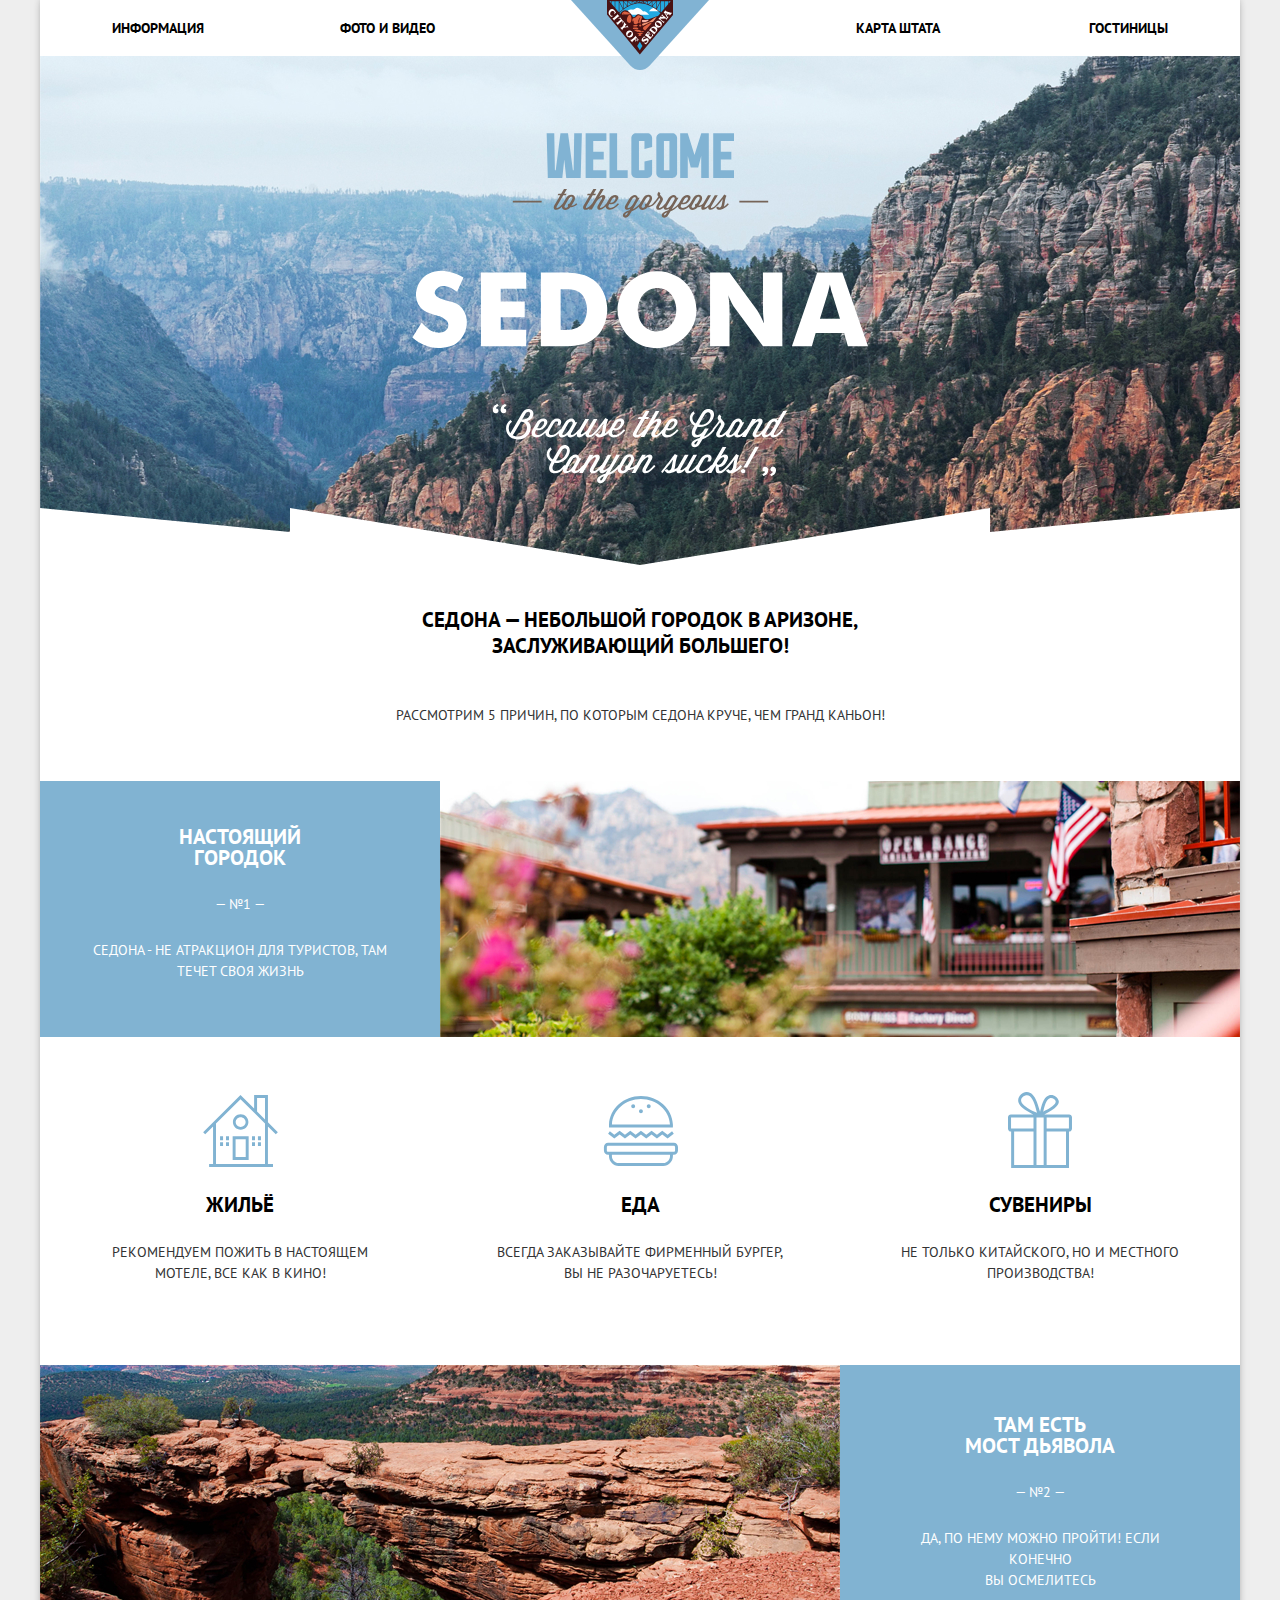
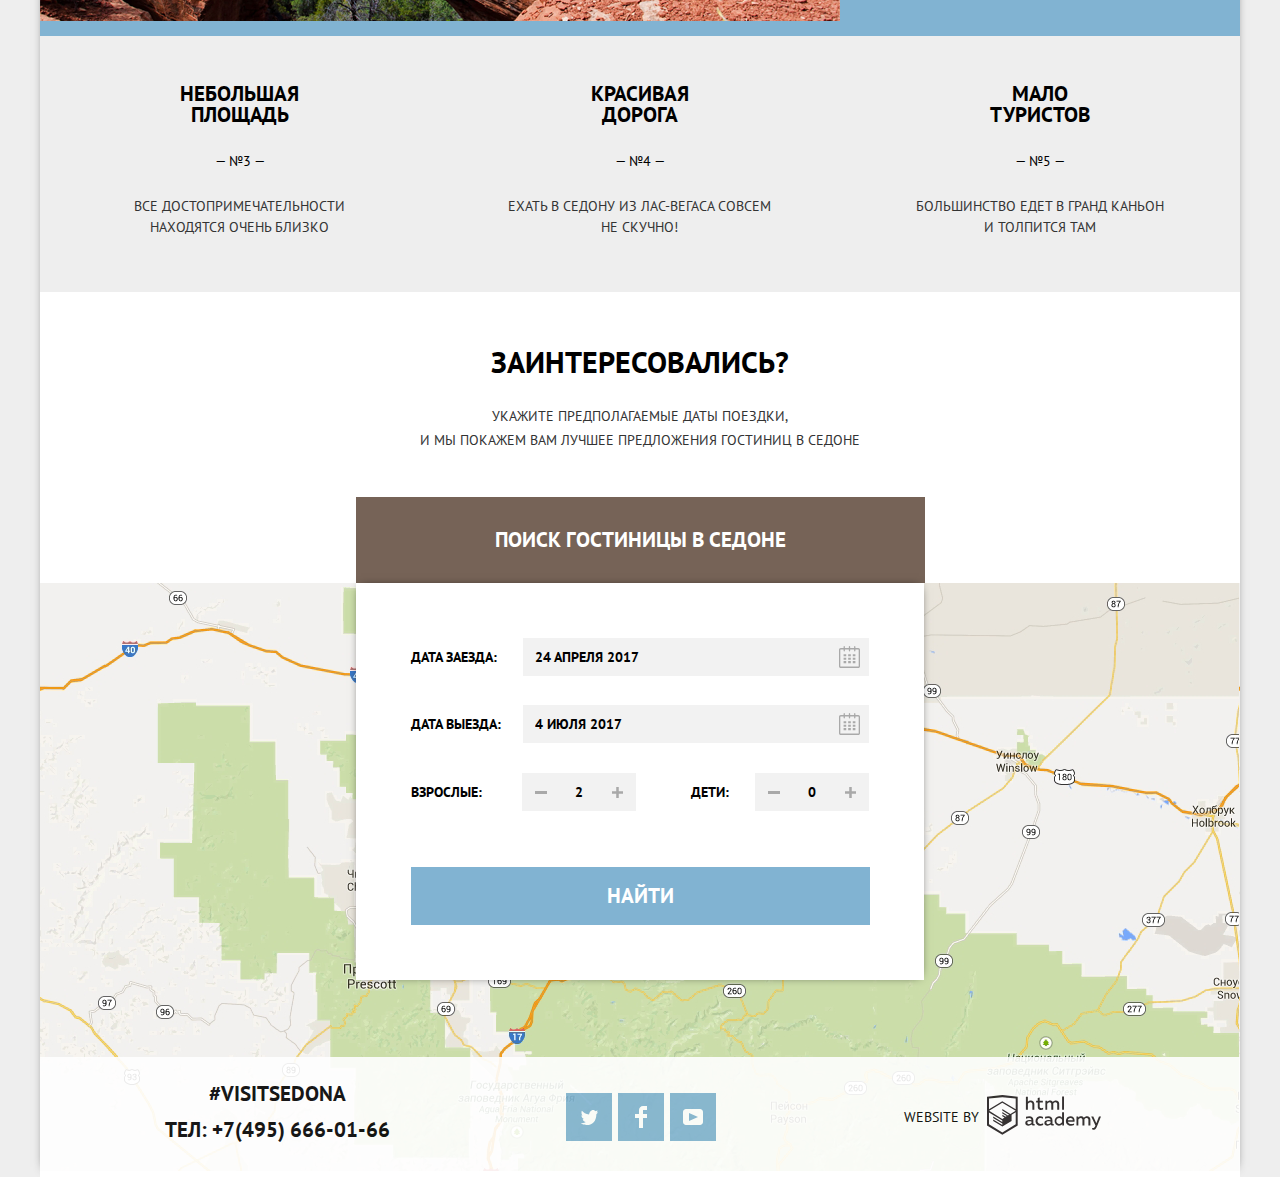
<file: index.html>
<!DOCTYPE html>
<html lang="ru">

<head>
    <meta charset="utf-8">
    <title>HTML Academy: Седона</title>
    <link href="https://fonts.googleapis.com/css2?family=PT+Sans:wght@400;700&display=swap" rel="stylesheet">
    <link rel="stylesheet" href="css/normalize.css">
    <link href="css/style_minimized.css" rel="stylesheet">
</head>

<body>
    <div class="wrapper ">
        <header class="main-header">
            <nav class="main-navigation">
                <ul class="list-navigation">
                    <li><a href="#">Информация</a></li>
                    <li><a href="#">Фото и видео</a></li>
                    <li><a href="#">Карта штата</a></li>
                    <li><a href="hotels.html">Гостиницы</a></li>
                </ul>
            </nav>
            <a class="logo-link" href="index.html">
                <img src="img/logo.svg" width="138" height="70" alt="Логотип сайта городка Седона">
            </a>
        </header>
        <main class="container">
            <section class="heading-site">
                <h1 class="visually-hidden">Sedona</h1>
                <div class="title-picture">
                    <span class="title-slogan">
                        <img src="img/welcome.svg" width="457" height="351" alt="Welcome to the gorgeous Sedona because the Grand Canyon sucks!">
                    </span>
                </div>
                <h3>Седона — небольшой городок в Аризоне,<br> заслуживающий большего!</h3>
                <p>Рассмотрим 5 причин, по которым седона круче, чем гранд каньон!</p>
            </section>
            <section class="information">
                <ul class="list-location">
                    <li class="item-location first">
                        <div class="wrapper-for-title">
                            <h3>настоящий<br> городок</h3>
                            <span> — №1 — </span>
                            <p>седона - не атракцион для туристов, там<br> течет своя жизнь</p>
                        </div>
                        <img src="img/image_town.jpg" width="800" height="256" alt="Изоражение городка">
                        <ul class="list-advantages">
                            <li>
                                <h3>Жильё</h3>
                                <p>рекомендуем пожить в настоящем мотеле, все как в кино!</p>
                            </li>
                            <li>
                                <h3>еда</h3>
                                <p>всегда заказывайте фирменный бургер, вы не разочаруетесь! </p>
                            </li>
                            <li>
                                <h3>Сувениры</h3>
                                <p>Не только китайского, но и местного производства!</p>
                            </li>
                        </ul>
                    </li>
                    <li class="item-location second">
                        <img src="img/image_canyon.jpg" width="800" height="256" alt="Изображение моста дьявола">
                        <div class="wrapper-for-title">
                            <h3>Там есть<br> Мост дьявола</h3>
                            <span> — №2 — </span>
                            <p>Да, по нему можно пройти! Если конечно<br> вы осмелитесь</p>
                        </div>
                    </li>
                    <li class="item-location last">
                        <h3>небольшая<br> площадь</h3>
                        <span> — №3 — </span>
                        <p>все достопримечательности<br> находятся очень близко</p>
                    </li>
                    <li class="item-location last">
                        <h3>красивая<br> дорога</h3>
                        <span> — №4 — </span>
                        <p>ехать в седону из лас-вегаса совсем<br> не скучно!</p>
                    </li>
                    <li class="item-location last">
                        <h3>мало<br> туристов</h3>
                        <span> — №5 — </span>
                        <p>большинство едет в гранд каньон<br> и толпится там</p>
                    </li>
                </ul>
            </section>
            <section class="voucher-section">
                <h3 class="visually-hidden">Оформить путевку</h3>
                <p class="subtitle">Заинтересовались?</p>
                <p class="text">
                    Укажите предполагаемые даты поездки,<br> и мы покажем вам лучшее предложения гостиниц в седоне
                </p>
                <div class="wrapper-popup">
                    <button class="button button-popup" type="button">поиск гостиницы в седоне</button>
                    <div class="popup-element modal-popup">
                        <form class="reservation-form" action="https://echo.htmlacademy.ru/" method="post">
                            <p class="date-arrival">
                                <label for="arrival_date">Дата заезда:</label>
                                <input type="text" name="date-arrival" id="arrival_date" value="24 апреля 2017">
                                <button class="button" type="button" aria-label="Кнопка календаря"></button>
                            </p>
                            <p class="date-departure">
                                <label for="departure_date">Дата выезда:</label>
                                <input type="text" name="date-departure" id="departure_date" value="4 июля 2017">
                                <button type="button" class="button" aria-label="Кнопка календаря"></button>
                            </p>
                            <p class="number-people">
                                <span class="adults">
                                    <label for="for_adults">Взрослые:</label>  
                                    <button class="minus button" type="button" aria-label="Кнопка минус"></button>
                                    <input type="text" name="adult" id="for_adults" value="2">
                                    <button class="plus button" type="button" aria-label="кнопка плюс"></button>     
                                </span>
                                <span class="childs">
                                    <label for="for_children">Дети:</label>   
                                    <button class="minus button" type="button" aria-label="Кнопка минус"></button>
                                    <input type="text" name="child" id="for_children" value="0">
                                    <button class="plus button" type="button" aria-label="кнопка плюс"></button>  
                                </span>
                            </p>
                            <button class="button" type="submit">Найти</button>
                        </form>
                    </div>
                </div>
                <iframe src="https://www.google.com/maps/embed?pb=!1m14!1m12!1m3!1d995283.2727906042!2d-112.19327625740678!3d34.97519313169195!2m3!1f0!2f0!3f0!3m2!1i1024!2i768!4f13.1!5e0!3m2!1sru!2sru!4v1591779855524!5m2!1sru!2sru" style="border:0;" allowfullscreen=""
                    aria-hidden="false" tabindex="0" name="map" class="map"></iframe>
            </section>
        </main>
        <footer class="footer-contacts on-top">
            <div class="phone-container">
                <p>#visitSEDONA</p>
                <p>ТЕЛ: <a href="tel:+74956660166">+7(495) 666-01-66</a></p>
            </div>
            <ul class="list-social">
                <li class="item-social twitter">
                    <a href="#" aria-label="Ссылка Twitter"></a>
                </li>
                <li class="item-social facebook">
                    <a href="#" aria-label="Ссылка Facebook"></a>
                </li>
                <li class="item-social youtube">
                    <a href="#" aria-label="Ссылка YouTube"></a>
                </li>
            </ul>
            <p class="link-html">
                <span>Website by</span>
                <a href="https://htmlacademy.ru/intensive/htmlcss" aria-label="Ссылка на HTMLAcademy"></a>
            </p>
        </footer>
    </div>
    <script src="js/form_minimized.js"></script>
</body>

</html>
</file>
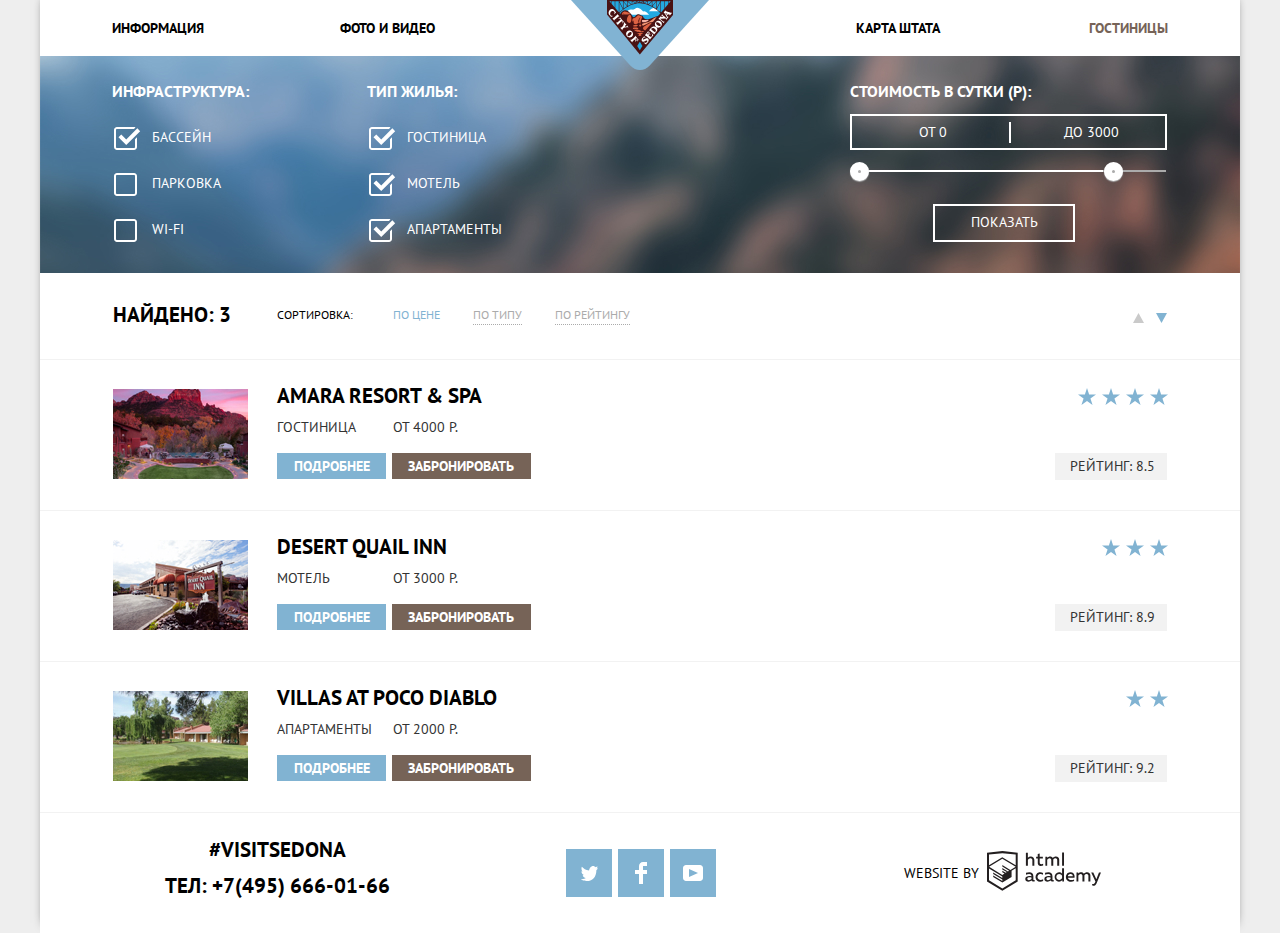
<file: hotels.html>
<!DOCTYPE html>
<html lang="ru">

<head>
    <meta charset="utf-8">
    <title>HTML Academy: Седона</title>
    <link href="https://fonts.googleapis.com/css2?family=PT+Sans:wght@400;700&display=swap" rel="stylesheet">
    <link rel="stylesheet" href="css/normalize.css">
    <link href="css/style_minimized.css" rel="stylesheet">
</head>

<body>
    <div class="wrapper ">
        <header class="main-header">
            <nav class="main-navigation">
                <ul class="list-navigation">
                    <li><a href="#">Информация</a></li>
                    <li><a href="#">Фото и видео</a></li>
                    <li><a href="#">Карта штата</a></li>
                    <li><a class="is-active" href="hotels.html">Гостиницы</a></li>
                </ul>
            </nav>
            <a class="logo-link" href="index.html">
                <img src="img/logo.svg" width="138" height="70" alt="Логотип сайта городка Седона">
            </a>
        </header>
        <main class="container">
            <section class="form-block">
                <h2 class="visually-hidden">Форма поиска</h2>
                <form class="filter" action="https://echo.htmlacademy.ru" method="get">
                    <fieldset class="infrastructure">
                        <legend>Инфраструктура:</legend>
                        <ul class="list-infrastructure">
                            <li><input class="checkbox-element visually-hidden" id="check-pool" type="checkbox" name="pool" checked>
                                <label class="checkbox-label" for="check-pool">Бассейн</label>
                            </li>
                            <li><input class="checkbox-element visually-hidden" id="check-parking" type="checkbox" name="parking">
                                <label class="checkbox-label" for="check-parking">Парковка</label>
                            </li>
                            <li><input class="checkbox-element visually-hidden" id="check-wifi" type="checkbox" name="wifi">
                                <label class="checkbox-label" for="check-wifi">WI-fi</label>
                            </li>
                        </ul>
                    </fieldset>
                    <fieldset class="type-house">
                        <legend>Тип жилья:</legend>
                        <ul class="list-type-house">
                            <li>
                                <input class="checkbox-element visually-hidden" id="check-hotel" type="checkbox" checked name="hotel">
                                <label class="checkbox-label" for="check-hotel">гостиница</label>
                            </li>
                            <li>
                                <input class="checkbox-element visually-hidden" id="check-motel" type="checkbox" checked name="motel">
                                <label class="checkbox-label" for="check-motel">мотель</label>
                            </li>
                            <li>
                                <input class="checkbox-element visually-hidden" id="check-apartaments" type="checkbox" checked name="apartments">
                                <label class="checkbox-label" for="check-apartaments">апартаменты</label>
                            </li>
                        </ul>
                    </fieldset>
                    <fieldset class="filter-item">
                        <legend>стоимость в сутки (р):</legend>
                        <div class="price-controls">
                            <label class="min-price">
                                <span>от</span>
                                <input type="text" name="min-price" value="0">
                            </label>
                            <label class="max-price">
                               <span>до</span>
                               <input type="text" name="max-price" value="3000">
                            </label>
                        </div>
                        <div class="range-filter">
                            <div class="scale">
                                <div class="bar"></div>
                            </div>
                            <button class="toggle toggle-min"></button>
                            <button class="toggle toggle-max"></button>
                        </div>
                        <button class="button result-button" type="submit">Показать</button>
                    </fieldset>
                </form>
            </section>
            <section>
                <div class="sorting-list">
                    <h3>Найдено: 3</h3>
                    <p>Сортировка:</p>
                    <a class="sorting-item active-item" href="#">По цене</a>
                    <a class="sorting-item" href="#">По типу</a>
                    <a class="sorting-item" href="#">По рейтингу</a>
                    <a class="arrow-up" href="#" aria-label="Стрелка вверх"></a>
                    <a class="arrow-down" href="#" aria-label="Стрелка вниз"></a>
                </div>
                <ul class="list-search">
                    <li class="item-search">
                        <img src="img/hotel.jpg" width="135" height="90" alt="Изображение дома">
                        <div>
                            <h3 class="name-house"><a href=" ">Amara Resort & Spa</a></h3>
                            <p>Гостиница</p>
                            <p>От 4000 Р.</p>
                            <div class="button-link">
                                <a class="details" href="#">Подробнее</a>
                                <a class="reservation" href="#">Забронировать</a>
                            </div>
                        </div>
                        <div class="rating-block">
                            <ul class="star">
                                <li></li>
                                <li></li>
                                <li></li>
                                <li></li>
                            </ul>
                            <p class="rating-paragraph">Рейтинг: 8.5</p>
                        </div>
                    </li>
                    <li class="item-search">
                        <img src="img/motel.jpg" width="135" height="90" alt="Изображение дома">
                        <div>
                            <h3 class="name-house"><a href=" ">Desert Quail Inn</a></h3>
                            <p>Мотель</p>
                            <p>От 3000 Р.</p>
                            <div class="button-link">
                                <a class="details" href="#">Подробнее</a>
                                <a class="reservation" href="#">Забронировать</a>
                            </div>
                        </div>
                        <div class="rating-block">
                            <ul class="star">
                                <li></li>
                                <li></li>
                                <li></li>
                            </ul>
                            <p class="rating-paragraph">Рейтинг: 8.9</p>
                        </div>
                    </li>
                    <li class="item-search">
                        <img src="img/apartments.jpg" width="135" height="90" alt="Изображение дома">
                        <div>
                            <h3 class="name-house"><a href=" ">Villas at Poco Diablo</a></h3>
                            <p>Апартаменты</p>
                            <p>От 2000 Р.</p>
                            <div class="button-link">
                                <a class="details" href="#">Подробнее</a>
                                <a class="reservation" href="#">Забронировать</a>
                            </div>
                        </div>
                        <div class="rating-block">
                            <ul class="star">
                                <li></li>
                                <li></li>
                            </ul>
                            <p class="rating-paragraph">Рейтинг: 9.2</p>
                        </div>
                    </li>
                </ul>
            </section>
        </main>
        <footer class="footer-contacts">
            <div class="phone-container">
                <p>#visitSEDONA</p>
                <p>ТЕЛ: <a href="tel:+74956660166">+7(495) 666-01-66</a></p>
            </div>
            <ul class="list-social">
                <li class="item-social twitter">
                    <a href="#" aria-label="Ссылка Twitter"></a>
                </li>
                <li class="item-social facebook">
                    <a href="#" aria-label="Ссылка Facebook"></a>
                </li>
                <li class="item-social youtube">
                    <a href="#" aria-label="Ссылка YouTube"></a>
                </li>
            </ul>
            <p class="link-html">
                <span>Website by</span>
                <a href="https://htmlacademy.ru/intensive/htmlcss" aria-label="Ссылка на HTMLAcademy"></a>
            </p>
        </footer>

    </div>
</body>

</html>
</file>
<file: css/style_minimized.css>
@-webkit-keyframes bounce{0%{clip:rect(550px,auto,auto,auto);transform:translateY(-550px)}70%{clip:rect(0,auto,auto,auto);transform:translateY(0)}90%{clip:rect(0,auto,auto,auto);transform:translateY(20px)}to{transform:translateY(0)}}@keyframes bounce{0%{clip:rect(550px,auto,auto,auto);transform:translateY(-550px)}70%{clip:rect(0,auto,auto,auto);transform:translateY(0)}90%{clip:rect(0,auto,auto,auto);transform:translateY(20px)}to{transform:translateY(0)}}@-webkit-keyframes shake{0%,to{transform:translateX(0)}10%,30%,50%,70%,90%{transform:translateX(-10px)}20%,40%,60%,80%{transform:translateX(10px)}}@keyframes shake{0%,to{transform:translateX(0)}10%,30%,50%,70%,90%{transform:translateX(-10px)}20%,40%,60%,80%{transform:translateX(10px)}}:root{--basic-light-grey: #EEEEEE;--basic-white: #ffffff;--basic-black: #000000;--basic-light-black: #333333;--basic-blue: #81B3D2;--basic-dark-grey: #888888;--basic-grey: #ABABAB;--hover-blue: #669EC0;--active-blue: #5496BD;--special-brown: #766357;--hover-brown: #604E43;--active-brown: #503E33;--special-grey: #6A6A6A;--special-light-grey: #f2f2f2;--hover-grey-: #EBEBEB}*,::after,::before{box-sizing:border-box;margin:0;padding:0}.visually-hidden{position:absolute;width:1px;height:1px;margin:-1px;border:0;padding:0;white-space:nowrap;-webkit-clip-path:inset(100%);clip-path:inset(100%);clip:rect(0 0 0 0);overflow:hidden}html{min-width:1200px}a,body{color:var(--basic-black)}body,html{height:100%}body{background-color:var(--basic-light-grey);font-family:"PT Sans","Arial",sans-serif}.wrapper{min-height:100%;display:grid;grid-template-rows:-webkit-min-content 1fr -webkit-min-content;grid-template-rows:min-content 1fr min-content;margin:0 auto;max-width:1200px;background-color:var(--basic-white);box-shadow:0 -5px 10px -5px var(--basic-light-black);position:relative}img{max-width:100%;height:auto}a{text-decoration:none}.button,body{font-size:14px;line-height:21px;text-transform:uppercase}.button{font:inherit;text-align:center;border:0}.main-header{font-weight:700;font-size:14px;line-height:26px;position:relative;min-height:56px;padding:15px 0}.logo-link{position:absolute;left:50%;margin-left:-69px;top:0}.list-navigation{display:flex;flex-wrap:wrap;list-style:none;justify-content:flex-start;text-align:start}.list-navigation li{width:25%}.list-navigation li:nth-child(1){padding-left:72px}.list-navigation li:nth-child(4){padding-right:72px}.list-navigation li:nth-child(3),.list-navigation li:nth-child(4){text-align:end}.list-navigation li:hover,.name-house a:hover{color:var(--basic-blue)}.list-navigation li:active{color:var(--special-light-grey)}.list-navigation .is-active{color:var(--special-brown)}.heading-site{margin-bottom:53px}.title-slogan{display:inline-block;vertical-align:middle;margin-bottom:18px}.title-picture{display:flex;flex-direction:column;justify-content:flex-end;align-items:center;background-color:var(--basic-grey);background-image:url(../img/background_photo.jpg);background-repeat:no-repeat;min-height:509px}.title-picture::after{content:"";display:block;background-image:url(../img/background_mask.png);background-repeat:no-repeat;width:1200px;height:57px}.heading-site div{margin-bottom:42px}.heading-site h3{margin-bottom:43px;padding:0 72px;font-size:21px;line-height:26px;text-align:center}.heading-site p,.list-advantages li{padding:0 72px;font-size:14px;line-height:26px;color:var(--basic-light-black);text-align:center}.list-location{display:flex;flex-wrap:wrap;justify-content:start;align-items:stretch;list-style:none}.first,.second{display:flex;flex-wrap:wrap;width:100%;background-color:var(--basic-blue);color:var(--basic-white);text-align:center}.wrapper-for-title{flex-shrink:0;width:400px;padding:45px 49px}.first img,.second img{height:256px;flex-grow:2}.last{flex-grow:0;width:33.33%;background-color:var(--basic-light-grey);min-height:256px;text-align:center;padding:48px 49px}.item-location h3,.list-advantages h3{font-size:21px;line-height:21px;margin-bottom:26px}.item-location span{display:block;margin-bottom:25px}.list-advantages{list-style:none;display:flex;flex-wrap:wrap}.second .wrapper-for-title{padding-top:49px}.list-advantages li{width:400px;background-color:var(--basic-white);line-height:21px;flex-grow:1;min-height:328px;padding:157px 50px 35px;background-repeat:no-repeat;background-position:center}.list-advantages h3{color:var(--basic-black);margin-bottom:27px}.list-advantages li:nth-child(1){background-image:url(../img/icon_home.svg);background-size:75px 72px;background-position-y:58px}.list-advantages li:nth-child(2){background-image:url(../img/icon_food.svg);background-size:75px 70px;background-position-y:59px}.list-advantages li:nth-child(3){background-image:url(../img/icon_souvenir.svg);background-size:64px 77px;background-position-y:54px}.last{padding-top:47px}.last span{margin-bottom:24px}.last p{color:var(--basic-light-black)}.voucher-section{text-align:center;padding-top:58px}.subtitle{margin-bottom:30px;padding:0 200px;font-weight:700;font-size:30px;line-height:24px}.text{padding:0 100px;margin-bottom:45px;font-size:14px;line-height:24px;color:var(--basic-light-black)}.wrapper-popup{position:relative}.button-popup{border:0;color:var(--basic-white);font-weight:700;font-size:21px;line-height:26px;text-align:center;background-color:var(--special-brown);padding:30px 139px}.button-popup:hover{background-color:var(--hover-brown)}.button-popup:focus{background-color:var(--active-brown);color:var(--special-brown)}.popup-element,.popup-element input{font-weight:700;font-size:14px;line-height:26px}.popup-element{display:none;width:568px;position:absolute;top:86px;left:316px;text-align:start;background-color:var(--basic-white);box-shadow:0 0 10px -5px var(--basic-black);padding:55px}.modal-popup{display:block;-webkit-animation:bounce .5s;animation:bounce .5s}.modal-error{-webkit-animation:shake .6s;animation:shake .6s}.popup-element input{border:0;background-color:var(--special-light-grey);text-transform:uppercase;padding-top:6px;padding-bottom:6px}.popup-element input:hover{background-color:var(--hover-grey-)}.popup-element input:focus{background-color:var(--basic-white);border:2px solid var(--special-light-grey)}.date-arrival input,.date-departure input{flex-shrink:0;width:346px;padding-left:12px}.date-arrival,.date-departure{display:flex;justify-content:space-between;align-items:center;position:relative}.date-arrival{margin-bottom:29px}.date-departure{margin-bottom:30px}.number-people{justify-content:space-between;margin-bottom:56px}.adults,.childs,.number-people{display:flex;align-items:center}.adults label{margin-right:40px}.childs{margin-left:51px}.childs label{margin-right:26px}.number-people input{width:38px;text-align:center}.popup-element button[type=submit]{background-color:var(--basic-blue);background-repeat:no-repeat;font-weight:700;font-size:21px;line-height:26px;color:var(--basic-white);text-align:center;padding:16px 196px}.popup-element button[type=submit]:hover{background-color:var(--hover-blue)}.popup-element button[type=submit]:focus{background-color:var(--active-blue);color:var(--basic-blue)}.date-arrival button,.date-departure button{position:absolute;right:9px;top:7px;background-color:transparent;background-image:url(../img/calendar.svg);background-repeat:no-repeat;width:21px;height:23px}.date-arrival button:hover,.date-departure button:hover{background-color:transparent;background-image:url(../img/calendar_hover.svg);background-repeat:no-repeat;width:21px;height:23px}.date-arrival button:focus,.date-departure button:focus{background-color:transparent;background-image:url(../img/calendar_focus.svg);background-repeat:no-repeat;width:21px;height:23px}.plus,.plus:hover{background-position:50% 50%;background-repeat:no-repeat}.plus{display:inline-block;vertical-align:middle;background-color:var(--special-light-grey);background-image:url(../img/plus.svg);width:38px;height:38px}.plus:hover{background-color:var(--hover-grey-);background-image:url(../img/plus_hover.svg)}.plus:focus{background-color:var(--basic-white);background-image:url(../img/plus_focus.svg);background-position:50% 50%;background-repeat:no-repeat}.minus,.minus:hover{background-position:50% 50%;background-repeat:no-repeat}.minus{display:inline-block;vertical-align:middle;background-color:var(--special-light-grey);background-image:url(../img/minus.svg);width:38px;height:38px}.minus:hover{background-color:var(--hover-grey-);background-image:url(../img/minus_hover.svg)}.minus:focus{background-color:var(--basic-white);background-image:url(../img/minus_focus.svg);background-position:50% 50%;background-repeat:no-repeat}.map{width:100%;height:588px;background-image:url(../img/map.png)}.form-block{background-color:var(--basic-grey);background-image:url(../img/background_hotels.jpg);background-repeat:no-repeat;background-size:100% 100%;min-height:217px;width:100%;padding:25px 73px 25px 72px}.filter{display:flex}.infrastructure{margin-right:118px}.filter ul{list-style:none}.filter li:not(:last-child){margin-bottom:23px}.filter fieldset{padding:0;border:0}.checkbox-label,.filter legend{line-height:21px;color:var(--basic-white)}.filter legend{font-weight:700;font-size:16px;margin-bottom:25px}.checkbox-label{display:inline-block;vertical-align:middle;font-size:14px;padding-left:40px;width:137px;min-height:23px;background-image:url(../img/checkbox_off.svg);background-repeat:no-repeat;background-size:27px 23px;cursor:pointer}.checkbox-element:checked:disabled:focus+.checkbox-label,.checkbox-element:checked:focus+.checkbox-label,.checkbox-element:disabled:focus+.checkbox-label,.checkbox-element:focus+.checkbox-label{opacity:.7}.checkbox-element:checked+.checkbox-label{background-image:url(../img/checkbox_on.svg);background-position-x:2px}.checkbox-element:checked:disabled+.checkbox-label{background-image:url(../img/checkbox_on_active.svg);background-position-x:2px}.checkbox-element:disabled+.checkbox-label{background-image:url(../img/checkbox_off_active.svg)}.filter-item{margin-left:auto;text-align:center}.filter-item legend{margin-bottom:12px;text-align:start}.max-price input,.min-price input,.price-controls{color:var(--basic-white);font-size:14px;line-height:21px}.price-controls{display:flex;align-items:center;width:317px;height:36px;border:2px solid var(--basic-white);text-align:center;margin-bottom:20px;padding-left:2px}.min-price{width:50%;padding-left:45px;border-right:1px solid var(--basic-white)}.max-price{width:50%;padding-left:25px;border-left:1px solid var(--basic-white)}.max-price input,.min-price input{border:0;background-color:transparent;width:50px}.range-filter{position:relative;margin-bottom:32px}.bar,.scale{width:316px;height:2px;background-color:var(--basic-grey)}.bar{width:80%;background-color:var(--basic-white)}.toggle{display:block;position:absolute;width:19px;height:19px;padding:0;border:8px solid var(--basic-white);background-color:var(--basic-grey);border-radius:50%;box-shadow:0 1px 1px 0 var(--basic-grey);top:-8px}.toggle-min{left:0}.toggle-max{left:80%}.toggle:focus,.toggle:hover{width:23px;height:23px;top:-10px;border:9px solid var(--basic-white);box-shadow:0 1px 1px 0 var(--basic-grey);cursor:pointer}.result-button{display:inline-block;vertical-align:middle;margin-right:9px;padding:6px 35px 7px 36px;background-color:transparent;border:2px solid var(--basic-white);font-size:14px;line-height:21px;color:var(--basic-white)}.result-button:focus,.result-button:hover{color:var(--basic-black);background-color:var(--basic-white);cursor:pointer}.sorting-list{display:flex;padding:29px 73px 31px;align-items:center}.sorting-list h3{font-size:21px;line-height:26px;margin-right:46px}.sorting-list a,.sorting-list p{font-size:12px;line-height:18px}.sorting-list p{margin-right:40px}.sorting-list .active-item{color:var(--basic-blue);border-bottom:1px dotted transparent}.sorting-item{color:var(--basic-grey);border-bottom:1px dotted var(--basic-grey);margin-right:33px}.sorting-item:hover{color:var(--basic-blue);border-bottom:1px dotted var(--basic-blue)}.sorting-item:active{color:var(--basic-black);border-bottom:1px dotted transparent}.arrow-down,.arrow-up{display:inline-block;vertical-align:middle;width:11px;height:10px;margin-top:5px}.arrow-up{margin-left:auto;margin-right:12px;background-image:url(../img/icon_dir.svg)}.arrow-down{transform:rotate(180deg)}.arrow-down:hover,.arrow-up:hover{background-image:url(../img/icon_dir_hover.svg)}.arrow-down,.arrow-down:active,.arrow-up:active{background-image:url(../img/icon_dir_active.svg)}.list-search{list-style:none}.list-search>li:first-child{border-top:1px solid var(--special-light-grey)}.list-search>li{border-bottom:1px solid var(--special-light-grey)}.item-search{display:grid;grid-template-columns:135px 1fr 1fr;padding:23px 70px 30px 73px;grid-gap:29px}.item-search img{margin-top:6px}.name-house{margin-bottom:7px}.name-house a{font-size:21px;line-height:26px}.name-house a:active{color:var(--basic-grey)}.item-search p{display:inline-block;vertical-align:middle;color:var(--basic-light-black);min-width:110px;margin-right:2px}.button-link{margin-top:15px}.rating-block{text-align:end;padding-right:1px;padding-top:2px}.star{margin-bottom:47px}.details,.star li{display:inline-block;vertical-align:middle}.star li{margin-left:1px;background:url(../img/star.svg) repeat-x;width:19px;height:17px}.details{background-color:var(--basic-blue);color:var(--basic-white);font-weight:700;padding:3px 16px 2px 17px;margin-right:2px}.details:hover,.item-social a:hover{background-color:var(--hover-blue)}.details:focus{background-color:var(--active-blue);color:var(--basic-blue)}.reservation{background-color:var(--special-brown);color:var(--basic-white);font-weight:700;display:inline-block;vertical-align:middle;padding:3px 17px 2px 16px}.reservation:hover{background-color:var(--hover-brown)}.reservation:focus{background-color:var(--active-brown);color:var(--special-brown)}.rating-paragraph{display:inline-block;vertical-align:middle;color:var(--basic-light-black);background-color:var(--special-light-grey);padding:3px 12px 3px 15px}.footer-contacts{display:flex;justify-content:space-between;align-items:flex-end;background-color:var(--basic-white);width:100%;min-height:120px;padding:16px 138px 34px 125px}.on-top{position:absolute;left:0;bottom:0;opacity:.9}.phone-container{font-weight:700;font-size:21px;line-height:26px;text-align:center}.phone-container p:first-child{margin-bottom:10px}.list-social{display:flex;list-style:none;margin-bottom:2px}.link-html{font-size:14px;line-height:26px;margin-bottom:8px}.link-html span{display:inline-block;vertical-align:bottom;margin-bottom:5px}.facebook,.twitter{margin-right:6px}.youtube{margin-right:12px}.item-social a{display:inline-block;vertical-align:top;background-color:var(--basic-blue);width:46px;height:48px;position:relative}.facebook a::after,.twitter a::after{content:"";position:absolute;background-repeat:no-repeat}.twitter a::after{background-image:url(../img/twitter.svg);left:15px;top:16px;display:inline-block;vertical-align:middle;width:17px;height:17px}.facebook a::after{background-image:url(../img/facebook.svg);left:17px;top:13px;width:12px;height:22px}.facebook a::after,.link-html a,.youtube a::after{display:inline-block;vertical-align:middle}.youtube a::after{content:"";position:absolute;left:13px;top:16px;background-repeat:no-repeat;width:20px;height:16px;background-image:url(../img/youtube.svg)}.item-social a:active{background-color:var(--active-blue)}.item-social a:active::after{opacity:.1}.link-html a{margin-left:4px;background-color:transparent;background-image:url(../img/logo_htmlacademy.svg);width:115px;height:41px}.link-html a:hover{background-image:url(../img/logo_htmlacademy_hover.svg)}.link-html a:active{background-image:url(../img/logo_htmlacademy_focus.svg)}
</file>
